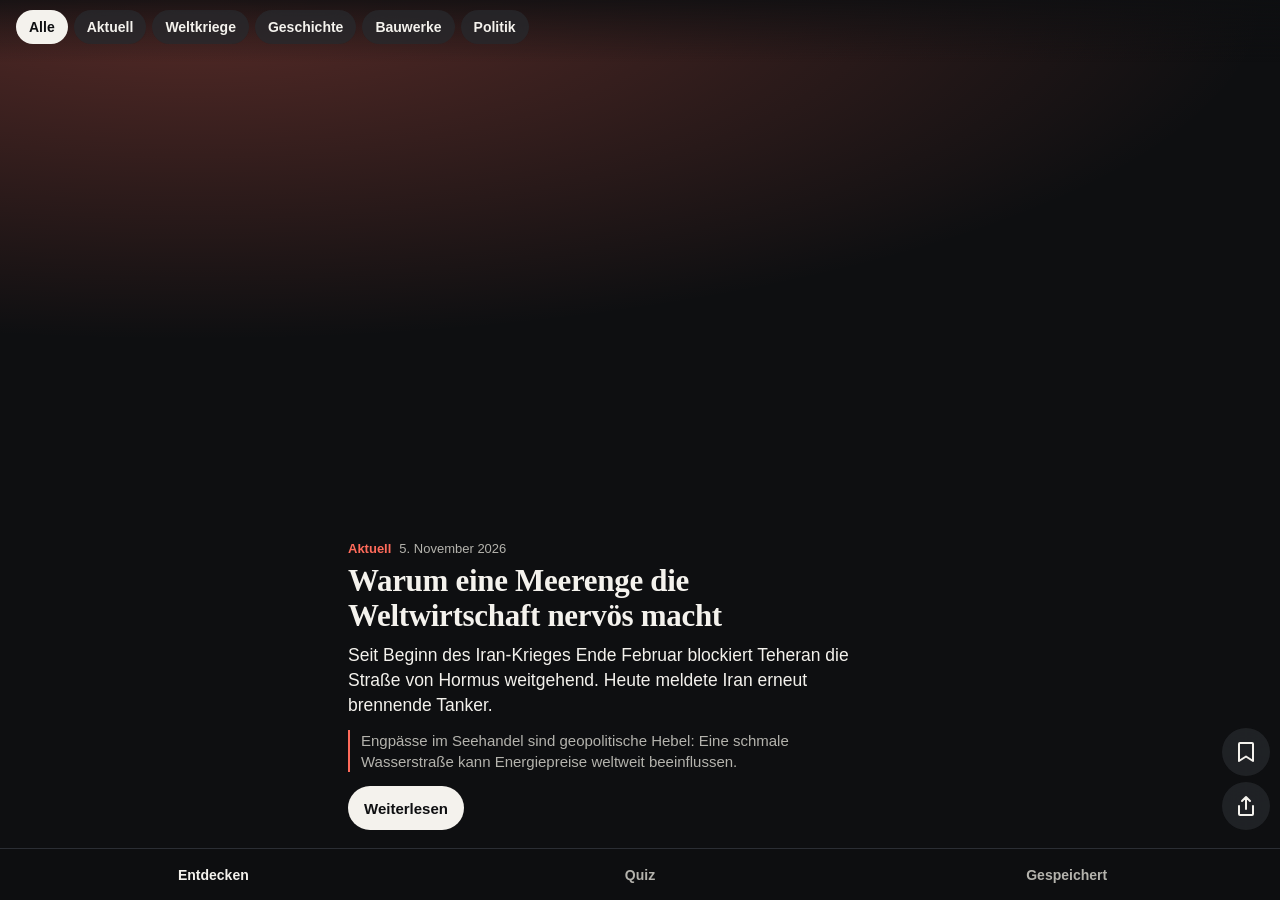
<file: index.html>
<!doctype html>
<html lang="de">
<head>
<meta charset="utf-8">
<title>Tiefgang</title>
<meta name="viewport" content="width=device-width, initial-scale=1, viewport-fit=cover">
<meta name="theme-color" content="#0e0f11">
<meta name="apple-mobile-web-app-capable" content="yes">
<meta name="mobile-web-app-capable" content="yes">
<meta name="apple-mobile-web-app-status-bar-style" content="black-translucent">
<meta name="apple-mobile-web-app-title" content="Tiefgang">
<link rel="apple-touch-icon" href="icons/icon-180.png">
<link rel="manifest" href="manifest.webmanifest">
<link rel="stylesheet" href="style.css">
</head>
<body>
<header class="kopf" id="kopf">
  <nav class="chips" id="chips" aria-label="Themen"></nav>
</header>

<main class="feed" id="feed" tabindex="-1"></main>

<section class="merkliste" id="merkliste" hidden>
  <h1>Gespeichert</h1>
  <p class="bilanz" id="bilanz"></p>
  <ul class="zeilen" id="zeilen"></ul>
</section>

<section class="flaggen" id="flaggen" hidden></section>

<nav class="leiste" aria-label="Bereiche">
  <button id="tab-feed" class="aktiv" type="button">Entdecken</button>
  <button id="tab-flaggen" type="button">Quiz</button>
  <button id="tab-merk" type="button">Gespeichert</button>
</nav>

<dialog class="blatt" id="blatt" aria-labelledby="blatt-titel">
  <button class="zu" id="blatt-zu" type="button" aria-label="Schließen">
    <svg viewBox="0 0 24 24" width="22" height="22" aria-hidden="true"><path d="M6 6l12 12M18 6L6 18" stroke="currentColor" stroke-width="2.2" stroke-linecap="round"/></svg>
  </button>
  <div class="blatt-inhalt" id="blatt-inhalt"></div>
</dialog>

<script src="flaggen.js"></script>
<script src="quiz.js"></script>
<script src="app.js"></script>
</body>
</html>
</file>
<file: style.css>
:root {
  --grund: #0e0f11;
  --flaeche: #191b1f;
  --linie: #2b2e34;
  --text: #f4f2ed;
  --leise: #b4b3ad;
  --aktuell: #ff6b5b;
  --weltkriege: #e8a94a;
  --geschichte: #d9c58b;
  --bauwerke: #5fc4b0;
  --politik: #7fa8f0;
  --serif: ui-serif, "New York", Georgia, serif;
  --sans: -apple-system, BlinkMacSystemFont, "SF Pro Text", "Helvetica Neue", Arial, sans-serif;
  --oben: env(safe-area-inset-top, 0px);
  --unten: env(safe-area-inset-bottom, 0px);
  --leiste: calc(52px + var(--unten));
  color-scheme: dark;
}
* { box-sizing: border-box; -webkit-tap-highlight-color: transparent; }
html, body { margin: 0; height: 100%; background: var(--grund); color: var(--text); font-family: var(--sans); overflow: hidden; overscroll-behavior: none; }
button { font: inherit; color: inherit; background: none; border: 0; padding: 0; cursor: pointer; }
a { color: inherit; }
[hidden] { display: none !important; }

/* Themen oben */
.kopf { position: fixed; inset: 0 0 auto 0; z-index: 5; padding: calc(var(--oben) + 10px) 0 18px; background: linear-gradient(rgba(14,15,17,.82), rgba(14,15,17,0)); pointer-events: none; }
.chips { display: flex; gap: 6px; overflow-x: auto; padding: 0 16px; scrollbar-width: none; pointer-events: auto; }
.chips::-webkit-scrollbar { display: none; }
.chip { flex: none; min-height: 34px; padding: 0 13px; border-radius: 17px; font-size: 14px; font-weight: 600; color: var(--text); background: rgba(40,42,47,.72); -webkit-backdrop-filter: blur(12px); backdrop-filter: blur(12px); }
.chip[aria-pressed="true"] { background: var(--text); color: var(--grund); }

/* Feed */
.feed { height: 100dvh; overflow-y: scroll; scroll-snap-type: y mandatory; overscroll-behavior: contain; scrollbar-width: none; outline: 0; }
.feed::-webkit-scrollbar { display: none; }
.karte { --farbe: var(--text); position: relative; height: 100dvh; scroll-snap-align: start; scroll-snap-stop: always; display: flex; flex-direction: column; justify-content: flex-end; overflow: hidden; background: var(--grund); }
.karte[data-kat="aktuell"] { --farbe: var(--aktuell); }
.karte[data-kat="weltkriege"] { --farbe: var(--weltkriege); }
.karte[data-kat="geschichte"] { --farbe: var(--geschichte); }
.karte[data-kat="bauwerke"] { --farbe: var(--bauwerke); }
.karte[data-kat="politik"] { --farbe: var(--politik); }

.bild { position: absolute; inset: 0 0 auto 0; height: 58%; width: 100%; object-fit: cover; background: var(--flaeche); }
.bild-verlauf { position: absolute; inset: 0 0 auto 0; height: 58%; background: linear-gradient(rgba(14,15,17,.1) 45%, var(--grund)); }
.karte.ohne-bild::before { content: ""; position: absolute; inset: 0 0 auto 0; height: 60%; background: radial-gradient(120% 90% at 15% 0%, color-mix(in srgb, var(--farbe) 30%, transparent), transparent 70%); }

.koerper { position: relative; padding: 0 72px calc(var(--leiste) + 18px) 18px; }
.marke { display: flex; flex-wrap: wrap; gap: 4px 8px; font-size: 13px; font-weight: 650; color: var(--farbe); margin-bottom: 8px; }
.marke .serie { color: var(--leise); font-weight: 500; }
.karte h2 { margin: 0 0 10px; font-family: var(--serif); font-size: clamp(25px, 7.4vw, 31px); line-height: 1.12; font-weight: 700; letter-spacing: -.01em; text-wrap: balance; }
.hook { margin: 0 0 12px; font-size: 16.5px; line-height: 1.42; }
.merke { margin: 0 0 14px; padding-left: 11px; border-left: 2px solid var(--farbe); font-size: 14.5px; line-height: 1.4; color: var(--leise); }
.mehr { min-height: 44px; padding: 0 16px; border-radius: 22px; font-size: 15px; font-weight: 650; background: var(--text); color: var(--grund); }

.aktionen { position: absolute; right: 10px; bottom: calc(var(--leiste) + 18px); display: flex; flex-direction: column; gap: 6px; }
.aktion { display: grid; place-items: center; width: 48px; height: 48px; border-radius: 24px; background: rgba(40,42,47,.72); -webkit-backdrop-filter: blur(12px); backdrop-filter: blur(12px); }
.aktion[aria-pressed="true"] { color: var(--farbe); }
.aktion[aria-pressed="true"] svg { fill: currentColor; }
.aktion svg { fill: none; stroke: currentColor; stroke-width: 2; stroke-linejoin: round; stroke-linecap: round; }

.ende { justify-content: center; text-align: center; padding: 0 28px var(--leiste); align-items: center; }
.ende h2 { max-width: 13em; }
.ende p { color: var(--leise); margin: 0 0 18px; line-height: 1.45; }

/* Untere Leiste */
.leiste { position: fixed; inset: auto 0 0 0; z-index: 5; height: var(--leiste); padding-bottom: var(--unten); display: flex; background: rgba(14,15,17,.92); border-top: 1px solid var(--linie); -webkit-backdrop-filter: blur(16px); backdrop-filter: blur(16px); }
.leiste button { flex: 1; font-size: 14px; font-weight: 600; color: var(--leise); }
.leiste button.aktiv { color: var(--text); }

/* Merkliste */
.merkliste { height: 100dvh; overflow-y: auto; padding: calc(var(--oben) + 22px) 16px calc(var(--leiste) + 20px); }
.merkliste h1 { font-family: var(--serif); font-size: 30px; margin: 0 0 4px; }
.bilanz { color: var(--leise); margin: 0 0 18px; font-size: 14.5px; }
.zeilen { list-style: none; margin: 0; padding: 0; }
.zeile { display: flex; gap: 12px; align-items: center; width: 100%; padding: 10px 0; text-align: left; border-bottom: 1px solid var(--linie); }
.zeile img, .zeile .platz { flex: none; width: 58px; height: 58px; border-radius: 8px; object-fit: cover; background: var(--flaeche); }
.zeile strong { display: block; font-family: var(--serif); font-size: 17px; line-height: 1.2; }
.zeile span { display: block; margin-top: 3px; font-size: 13px; color: var(--leise); }
.leer { color: var(--leise); line-height: 1.5; padding: 24px 0; }

/* Detailblatt */
.blatt { width: 100%; max-width: 640px; height: 88dvh; max-height: none; margin: auto auto 0; padding: 0; border: 0; border-radius: 18px 18px 0 0; background: var(--flaeche); color: var(--text); overflow: hidden; }
.blatt::backdrop { background: rgba(0,0,0,.6); }
.blatt[open] { animation: hoch .24s cubic-bezier(.2,.8,.2,1); }
@keyframes hoch { from { transform: translateY(40px); opacity: 0; } }
.zu { position: absolute; top: 8px; right: 8px; z-index: 1; display: grid; place-items: center; width: 44px; height: 44px; border-radius: 22px; background: rgba(14,15,17,.7); }
.blatt-inhalt { height: 100%; overflow-y: auto; padding: 22px 18px calc(var(--unten) + 28px); -webkit-overflow-scrolling: touch; }
.blatt-inhalt h2 { font-family: var(--serif); font-size: 26px; line-height: 1.15; margin: 8px 44px 16px 0; text-wrap: balance; }
.blatt-inhalt p { font-size: 17px; line-height: 1.55; margin: 0 0 14px; }
.blatt-inhalt .merkkasten { margin: 20px 0; padding: 14px; border-radius: 10px; background: var(--grund); }
.merkkasten b { display: block; font-size: 13px; color: var(--leise); margin-bottom: 4px; }
.merkkasten p { margin: 0; font-size: 16px; line-height: 1.45; }
.blatt-inhalt h3 { font-size: 13px; color: var(--leise); margin: 22px 0 6px; }
.quellen { list-style: none; margin: 0; padding: 0; }
.quellen a { display: flex; align-items: center; min-height: 44px; font-size: 15px; border-bottom: 1px solid var(--linie); text-underline-offset: 3px; }
.nachweis { font-size: 13px; line-height: 1.45; color: var(--leise); margin-top: 16px; }

@media (min-height: 760px) { .hook { font-size: 17.5px; } .merke { font-size: 15px; } }
@media (max-height: 620px) { .merke { display: none; } .bild, .bild-verlauf { height: 42%; } }
@media (prefers-reduced-motion: reduce) { .blatt[open] { animation: none; } }
@media (min-width: 700px) { .koerper { max-width: 620px; margin-inline: auto; width: 100%; } }

/* Flaggen */
:root { --flaggen: #b79cf2; --gut: #4cc38a; --schlecht: #ff6b5b; }
.karte[data-kat="flaggen"] { --farbe: var(--flaggen); }
.flaggen { height: 100dvh; overflow-y: auto; padding: calc(var(--oben) + 22px) 16px calc(var(--leiste) + 20px); }
.flaggen h1 { font-family: var(--serif); font-size: 30px; margin: 0 0 4px; }
.flaggen .bilanz { margin-bottom: 10px; }
.fl-balken { height: 8px; border-radius: 4px; background: var(--linie); overflow: hidden; margin-bottom: 16px; }
.fl-balken span { display: block; height: 100%; background: var(--flaggen); }
.fl-start { width: 100%; margin-bottom: 20px; min-height: 50px; }
.fl-raster { list-style: none; margin: 0; padding: 0; display: grid; grid-template-columns: repeat(auto-fill, minmax(62px, 1fr)); gap: 8px; }
.fl-kachel { display: grid; place-items: center; width: 100%; aspect-ratio: 4 / 3; border-radius: 6px; background: var(--flaeche); overflow: hidden; }
.fl-kachel img { width: 100%; height: 100%; object-fit: contain; }
.fl-kachel.unbekannt { color: var(--leise); font-weight: 650; }
.fl-kachel.lernt { opacity: .62; }
.fl-kachel.sicher { outline: 2px solid var(--gut); outline-offset: -2px; }

.fl-rundenkopf { display: flex; justify-content: space-between; align-items: center; color: var(--leise); font-size: 14px; margin-bottom: 12px; }
.fl-abbruch { min-height: 44px; padding: 0 4px 0 16px; font-weight: 600; color: var(--text); }
.fl-aufgabe { margin: 0 0 12px; font-family: var(--serif); font-size: 24px; font-weight: 700; line-height: 1.15; }
.fl-name { margin: -6px 0 14px; font-family: var(--serif); font-size: 30px; font-weight: 700; color: var(--flaggen); line-height: 1.1; }
.fl-gross { display: block; width: 100%; max-height: 38dvh; object-fit: contain; object-position: left; margin-bottom: 16px; }
.fl-optionen { display: grid; gap: 8px; }
.fl-optionen.mit-bild { grid-template-columns: 1fr 1fr; }
.fl-option { min-height: 52px; padding: 8px 14px; border-radius: 10px; background: var(--flaeche); border: 2px solid var(--linie); font-size: 16px; font-weight: 600; text-align: left; }
.mit-bild .fl-option { display: grid; place-items: center; padding: 8px; aspect-ratio: 4 / 3; }
.mit-bild .fl-option img { max-width: 100%; max-height: 100%; object-fit: contain; }
.fl-option:disabled { opacity: .55; cursor: default; }
.fl-option.richtig { border-color: var(--gut); opacity: 1; }
.fl-option.falsch { border-color: var(--schlecht); opacity: 1; }
.fl-option.richtig span::after { content: " ✓"; color: var(--gut); }
.fl-option.falsch span::after { content: " ✕"; color: var(--schlecht); }
.mit-bild .fl-option.richtig { box-shadow: inset 0 0 0 2px var(--gut); }
.mit-bild .fl-option.falsch { box-shadow: inset 0 0 0 2px var(--schlecht); }
.fl-feedkarte { justify-content: center; }
.fl-feedkarte .koerper { padding: calc(var(--oben) + 62px) 18px calc(var(--leiste) + 14px); width: 100%; }
.fl-feedkarte .fl-gross { max-height: 30dvh; }
.fl-nochmal { margin-top: 14px; }
.fl-ende { padding-top: 12dvh; text-align: center; }

.fl-ergebnis { font-size: 15px !important; font-weight: 700; margin: 0 44px 12px 0 !important; }
.fl-ergebnis.gut { color: var(--gut); }
.fl-ergebnis.schlecht { color: var(--schlecht); }
.fl-vergleich { display: grid; grid-template-columns: 1fr 1fr; gap: 10px; margin-bottom: 14px; }
.fl-vergleich figure { margin: 0; }
.fl-vergleich img { width: 100%; aspect-ratio: 4 / 3; object-fit: contain; }
.fl-vergleich figcaption { font-size: 13px; color: var(--leise); margin-top: 4px; line-height: 1.3; }
.fl-fakten { margin: 0 0 16px; }
.fl-fakt { display: flex; justify-content: space-between; gap: 16px; padding: 9px 0; border-bottom: 1px solid var(--linie); font-size: 15.5px; }
.fl-fakt dt { color: var(--leise); }
.fl-fakt dd { margin: 0; text-align: right; font-weight: 600; }
.landkarte { display: block; width: 100%; border-radius: 10px; background: #12202c; margin-bottom: 14px; }
.kl-land { fill: #3a3e45; stroke: #12202c; stroke-width: 1; vector-effect: non-scaling-stroke; }
.kl-ziel { fill: var(--flaggen); stroke: #fff; stroke-width: 1; vector-effect: non-scaling-stroke; }
.kl-ring { fill: none; stroke: var(--flaggen); stroke-width: 2.5; vector-effect: non-scaling-stroke; }
.fl-karteninfo { font-size: 14px !important; color: var(--leise); margin: 0 0 8px !important; }
.fl-weiter { position: sticky; bottom: 0; width: 100%; margin-top: 18px; min-height: 50px; box-shadow: 0 0 0 10px var(--flaeche); }
.fl-feedkarte .fl-frage .landkarte { max-height: 36dvh; }

@media (max-height: 700px) {
  .fl-feedkarte .koerper { padding-top: calc(var(--oben) + 54px); padding-bottom: calc(var(--leiste) + 8px); }
  .fl-feedkarte .fl-frage .landkarte { max-height: 27dvh; margin-bottom: 8px; }
  .fl-feedkarte .fl-gross { max-height: 24dvh; margin-bottom: 10px; }
  .fl-aufgabe { font-size: 21px; margin-bottom: 8px; }
  .fl-feedkarte .marke { margin-bottom: 4px; }
  .fl-option { min-height: 46px; padding: 6px 12px; }
  .fl-optionen { gap: 6px; }
}

/* Quiz */
.qz-zurueck { min-height: 44px; margin: -10px 0 4px; font-weight: 600; color: var(--flaggen); }
.qz-decks { list-style: none; margin: 18px 0 0; padding: 0; display: grid; gap: 10px; }
.qz-deck { display: block; width: 100%; padding: 16px; border-radius: 14px; background: var(--flaeche); text-align: left; }
.qz-deck strong { display: block; font-family: var(--serif); font-size: 21px; margin-bottom: 2px; }
.qz-deck-text { display: block; color: var(--leise); font-size: 14px; margin-bottom: 12px; }
.qz-deck .fl-balken { margin-bottom: 6px; }
.qz-deck-stand { font-size: 13px; color: var(--leise); }
.qz-zeilen { list-style: none; margin: 0; padding: 0; }
.qz-zeile { display: flex; justify-content: space-between; gap: 14px; width: 100%; padding: 12px 0; border-bottom: 1px solid var(--linie); text-align: left; font-size: 15px; line-height: 1.35; }
.qz-zeile b { flex: none; max-width: 45%; text-align: right; }
.qz-zeile.unbekannt { color: var(--leise); }
.qz-zeile.sicher b { color: var(--gut); }
.qz-hinweis { margin: -4px 0 10px; color: var(--leise); font-size: 14px; }
.qz-form { display: flex; gap: 8px; }
.qz-eingabe { flex: 1; min-width: 0; min-height: 52px; padding: 0 14px; border-radius: 10px; border: 2px solid var(--linie); background: var(--flaeche); color: var(--text); font: 600 20px var(--sans); }
.qz-eingabe:focus { outline: 2px solid var(--flaggen); outline-offset: 1px; }
.qz-eingabe.richtig { border-color: var(--gut); }
.qz-eingabe.falsch { border-color: var(--schlecht); }
.qz-pruefen { flex: none; min-height: 52px; }
.qz-frage-klein { font-size: 15px !important; color: var(--leise); margin: 0 44px 4px 0 !important; }
.qz-antwort { margin-top: 0 !important; font-size: 30px !important; }
.qz-deine { color: var(--schlecht); font-size: 15px !important; }
</file>
